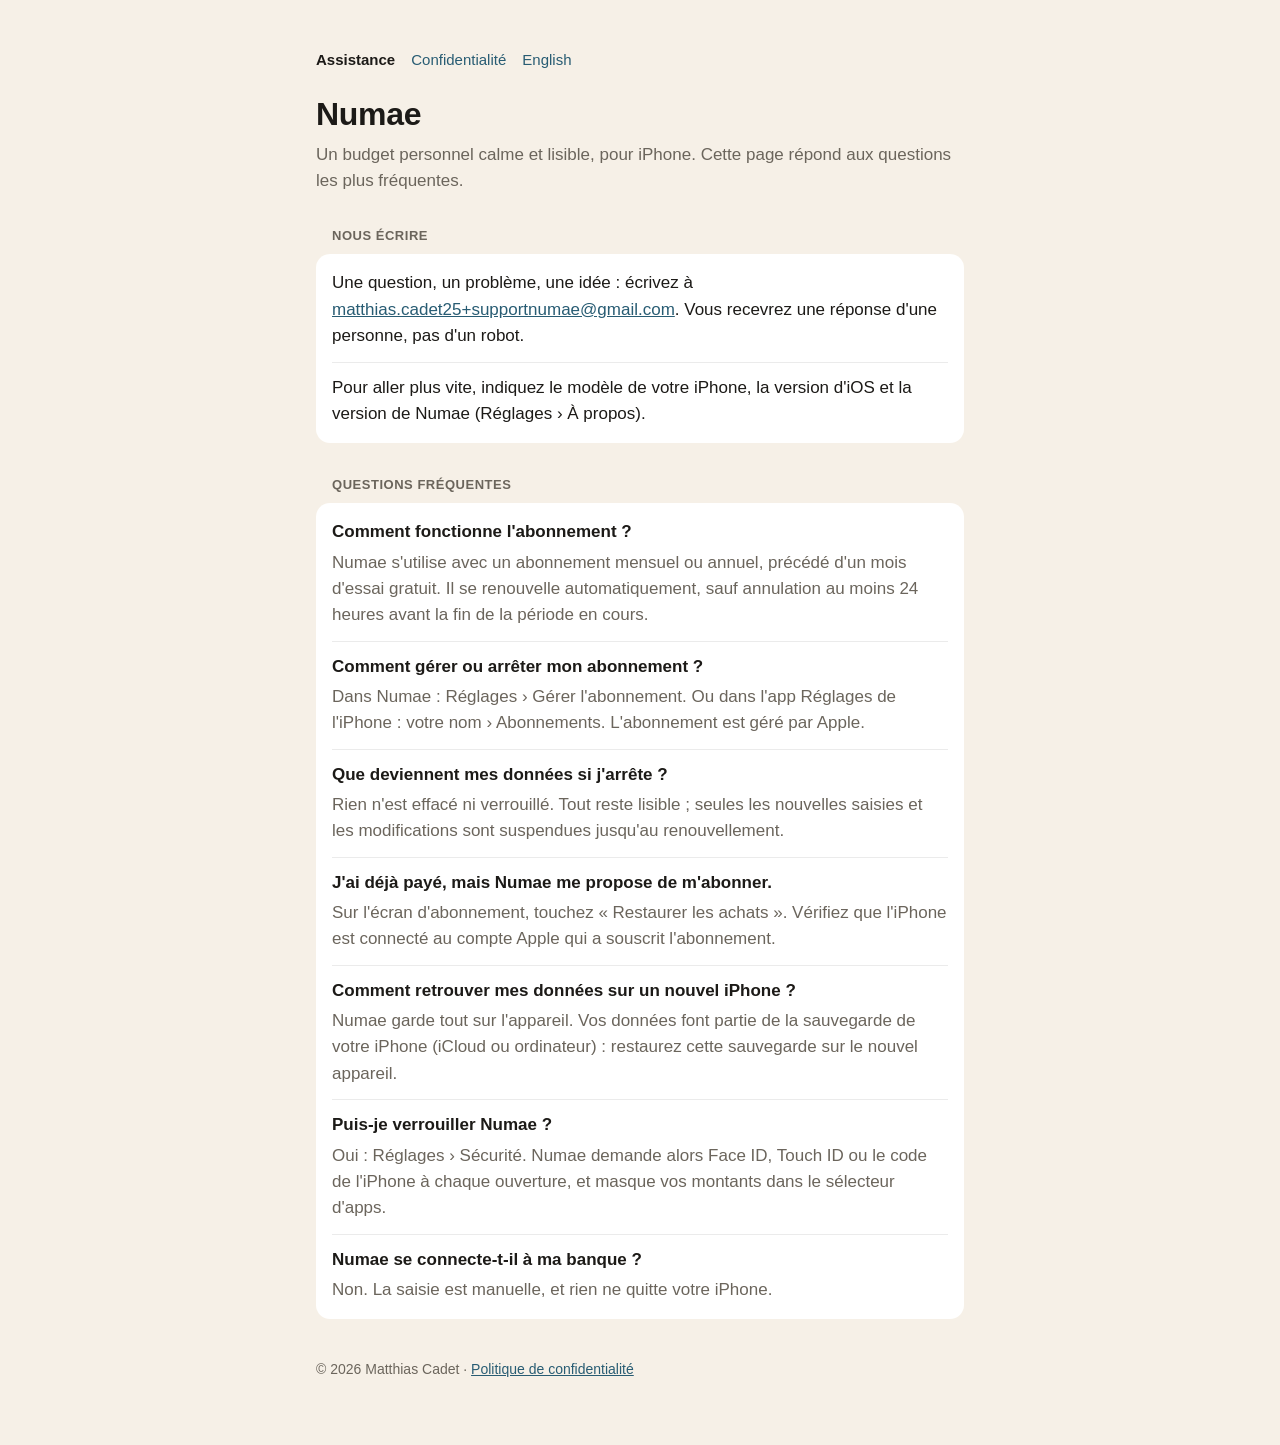
<file: index.html>
<!doctype html>
<html lang="fr">
<head>
<meta charset="utf-8">
<meta name="viewport" content="width=device-width, initial-scale=1">
<title>Numae — Assistance</title>
<link rel="stylesheet" href="style.css">
</head>
<body>
<main>
<nav><a href="index.html" aria-current="page">Assistance</a><a href="confidentialite.html">Confidentialité</a><a href="en/index.html" lang="en">English</a></nav>
<header>
<h1>Numae</h1>
<p class="lede">Un budget personnel calme et lisible, pour iPhone. Cette page répond aux questions les plus fréquentes.</p>
</header>

<h2>Nous écrire</h2>
<section class="card">
<p>Une question, un problème, une idée : écrivez à <a href="mailto:matthias.cadet25+supportnumae@gmail.com?subject=Numae">matthias.cadet25+supportnumae@gmail.com</a>. Vous recevrez une réponse d'une personne, pas d'un robot.</p>
<p>Pour aller plus vite, indiquez le modèle de votre iPhone, la version d'iOS et la version de Numae (Réglages › À propos).</p>
</section>

<h2>Questions fréquentes</h2>
<section class="card">
<dl>
<dt>Comment fonctionne l'abonnement ?</dt>
<dd>Numae s'utilise avec un abonnement mensuel ou annuel, précédé d'un mois d'essai gratuit. Il se renouvelle automatiquement, sauf annulation au moins 24 heures avant la fin de la période en cours.</dd>
<dt>Comment gérer ou arrêter mon abonnement ?</dt>
<dd>Dans Numae : Réglages › Gérer l'abonnement. Ou dans l'app Réglages de l'iPhone : votre nom › Abonnements. L'abonnement est géré par Apple.</dd>
<dt>Que deviennent mes données si j'arrête ?</dt>
<dd>Rien n'est effacé ni verrouillé. Tout reste lisible ; seules les nouvelles saisies et les modifications sont suspendues jusqu'au renouvellement.</dd>
<dt>J'ai déjà payé, mais Numae me propose de m'abonner.</dt>
<dd>Sur l'écran d'abonnement, touchez « Restaurer les achats ». Vérifiez que l'iPhone est connecté au compte Apple qui a souscrit l'abonnement.</dd>
<dt>Comment retrouver mes données sur un nouvel iPhone ?</dt>
<dd>Numae garde tout sur l'appareil. Vos données font partie de la sauvegarde de votre iPhone (iCloud ou ordinateur) : restaurez cette sauvegarde sur le nouvel appareil.</dd>
<dt>Puis-je verrouiller Numae ?</dt>
<dd>Oui : Réglages › Sécurité. Numae demande alors Face ID, Touch ID ou le code de l'iPhone à chaque ouverture, et masque vos montants dans le sélecteur d'apps.</dd>
<dt>Numae se connecte-t-il à ma banque ?</dt>
<dd>Non. La saisie est manuelle, et rien ne quitte votre iPhone.</dd>
</dl>
</section>

<footer>© 2026 Matthias Cadet · <a href="confidentialite.html">Politique de confidentialité</a></footer>
</main>
</body>
</html>
</file>
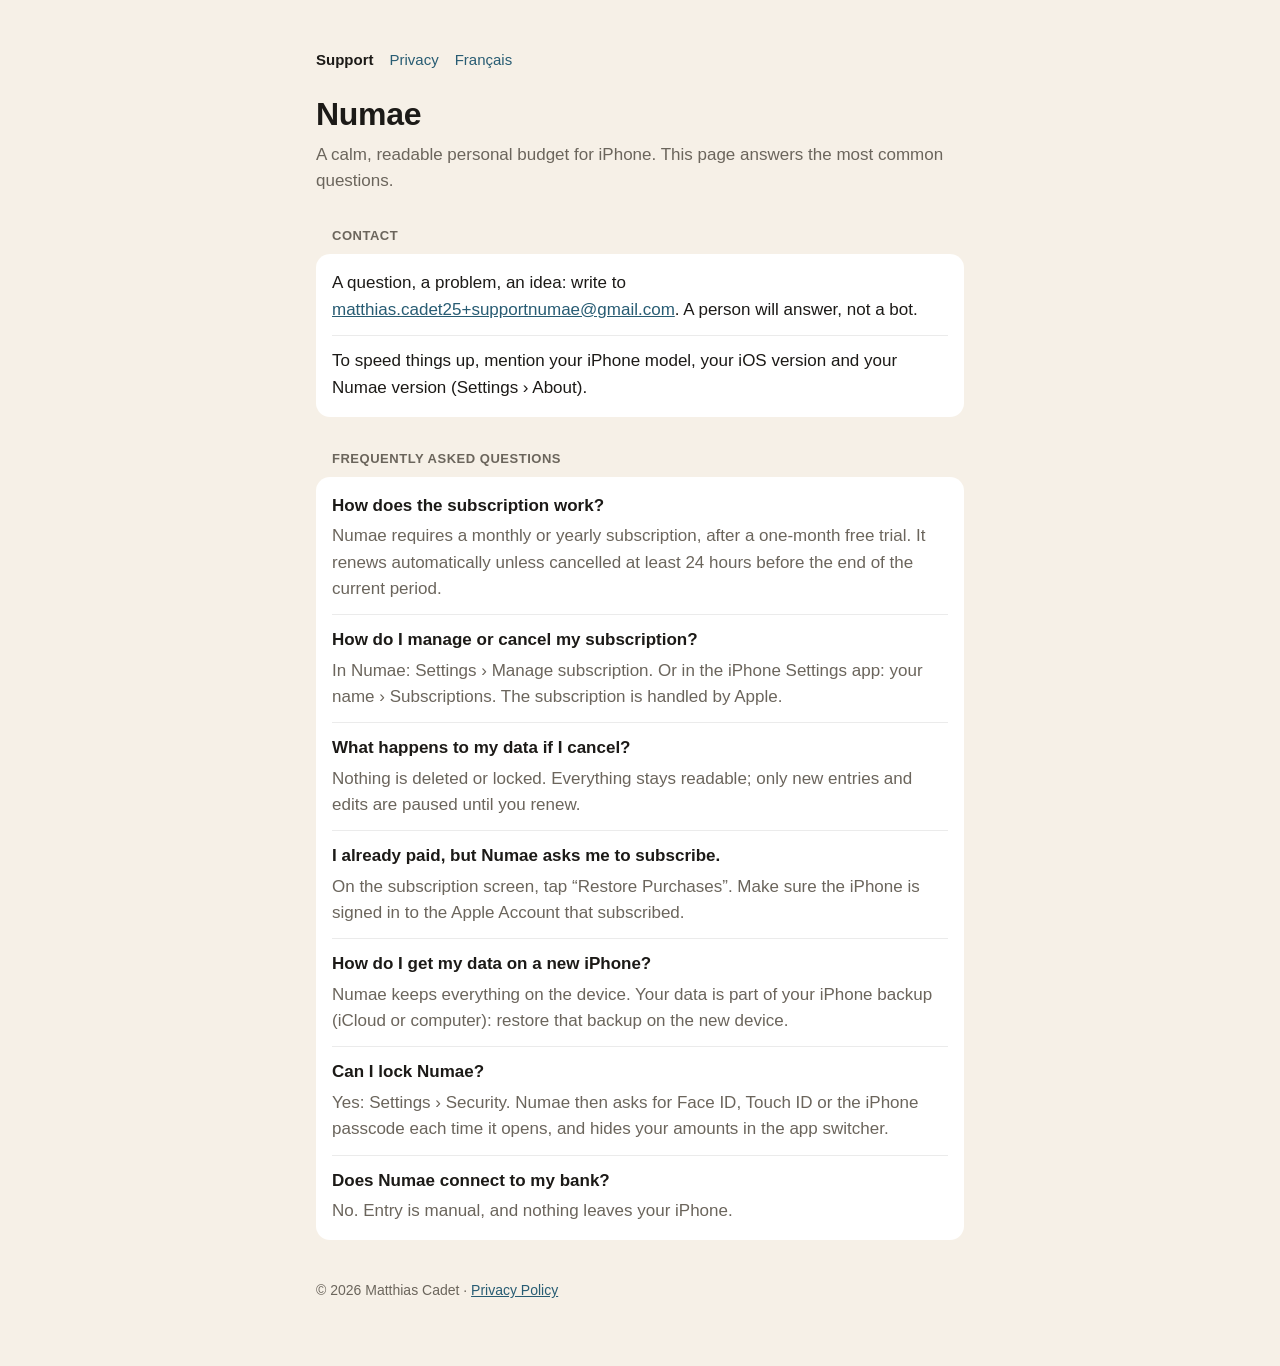
<file: en/index.html>
<!doctype html>
<html lang="en">
<head>
<meta charset="utf-8">
<meta name="viewport" content="width=device-width, initial-scale=1">
<title>Numae — Support</title>
<link rel="stylesheet" href="../style.css">
</head>
<body>
<main>
<nav><a href="index.html" aria-current="page">Support</a><a href="privacy.html">Privacy</a><a href="../index.html" lang="fr">Français</a></nav>
<header>
<h1>Numae</h1>
<p class="lede">A calm, readable personal budget for iPhone. This page answers the most common questions.</p>
</header>

<h2>Contact</h2>
<section class="card">
<p>A question, a problem, an idea: write to <a href="mailto:matthias.cadet25+supportnumae@gmail.com?subject=Numae">matthias.cadet25+supportnumae@gmail.com</a>. A person will answer, not a bot.</p>
<p>To speed things up, mention your iPhone model, your iOS version and your Numae version (Settings › About).</p>
</section>

<h2>Frequently asked questions</h2>
<section class="card">
<dl>
<dt>How does the subscription work?</dt>
<dd>Numae requires a monthly or yearly subscription, after a one-month free trial. It renews automatically unless cancelled at least 24 hours before the end of the current period.</dd>
<dt>How do I manage or cancel my subscription?</dt>
<dd>In Numae: Settings › Manage subscription. Or in the iPhone Settings app: your name › Subscriptions. The subscription is handled by Apple.</dd>
<dt>What happens to my data if I cancel?</dt>
<dd>Nothing is deleted or locked. Everything stays readable; only new entries and edits are paused until you renew.</dd>
<dt>I already paid, but Numae asks me to subscribe.</dt>
<dd>On the subscription screen, tap “Restore Purchases”. Make sure the iPhone is signed in to the Apple Account that subscribed.</dd>
<dt>How do I get my data on a new iPhone?</dt>
<dd>Numae keeps everything on the device. Your data is part of your iPhone backup (iCloud or computer): restore that backup on the new device.</dd>
<dt>Can I lock Numae?</dt>
<dd>Yes: Settings › Security. Numae then asks for Face ID, Touch ID or the iPhone passcode each time it opens, and hides your amounts in the app switcher.</dd>
<dt>Does Numae connect to my bank?</dt>
<dd>No. Entry is manual, and nothing leaves your iPhone.</dd>
</dl>
</section>

<footer>© 2026 Matthias Cadet · <a href="privacy.html">Privacy Policy</a></footer>
</main>
</body>
</html>
</file>
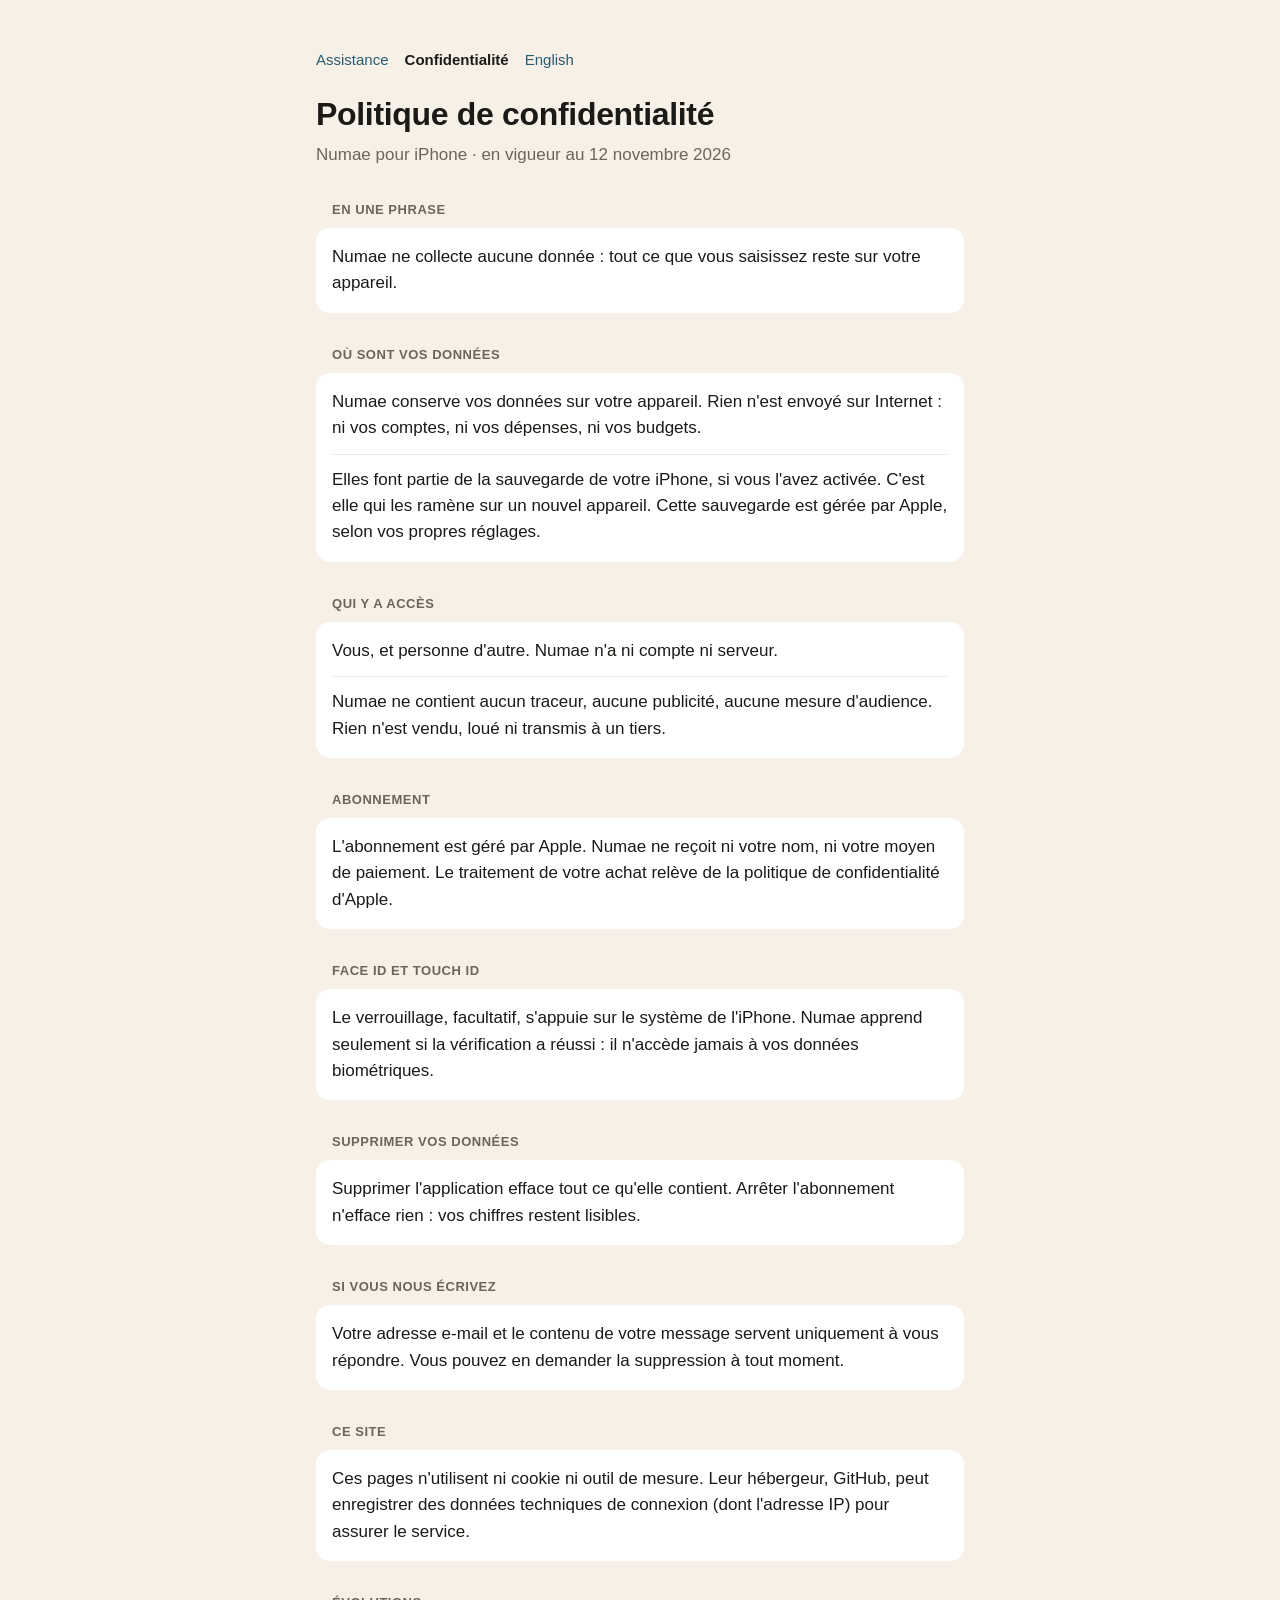
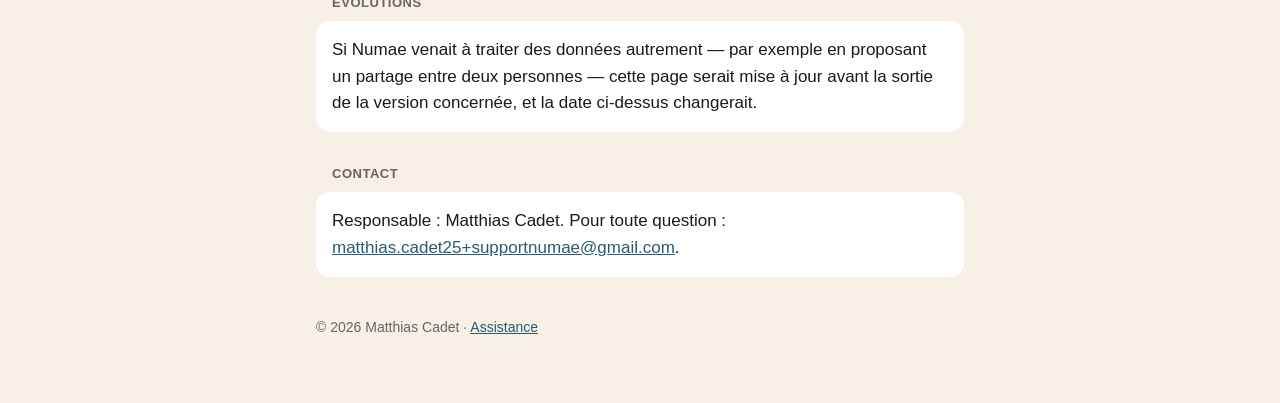
<file: confidentialite.html>
<!doctype html>
<html lang="fr">
<head>
<meta charset="utf-8">
<meta name="viewport" content="width=device-width, initial-scale=1">
<title>Numae — Politique de confidentialité</title>
<link rel="stylesheet" href="style.css">
</head>
<body>
<main>
<nav><a href="index.html">Assistance</a><a href="confidentialite.html" aria-current="page">Confidentialité</a><a href="en/privacy.html" lang="en">English</a></nav>
<header>
<h1>Politique de confidentialité</h1>
<p class="lede">Numae pour iPhone · en vigueur au 12 novembre 2026</p>
</header>

<h2>En une phrase</h2>
<section class="card">
<p>Numae ne collecte aucune donnée : tout ce que vous saisissez reste sur votre appareil.</p>
</section>

<h2>Où sont vos données</h2>
<section class="card">
<p>Numae conserve vos données sur votre appareil. Rien n'est envoyé sur Internet : ni vos comptes, ni vos dépenses, ni vos budgets.</p>
<p>Elles font partie de la sauvegarde de votre iPhone, si vous l'avez activée. C'est elle qui les ramène sur un nouvel appareil. Cette sauvegarde est gérée par Apple, selon vos propres réglages.</p>
</section>

<h2>Qui y a accès</h2>
<section class="card">
<p>Vous, et personne d'autre. Numae n'a ni compte ni serveur.</p>
<p>Numae ne contient aucun traceur, aucune publicité, aucune mesure d'audience. Rien n'est vendu, loué ni transmis à un tiers.</p>
</section>

<h2>Abonnement</h2>
<section class="card">
<p>L'abonnement est géré par Apple. Numae ne reçoit ni votre nom, ni votre moyen de paiement. Le traitement de votre achat relève de la politique de confidentialité d'Apple.</p>
</section>

<h2>Face ID et Touch ID</h2>
<section class="card">
<p>Le verrouillage, facultatif, s'appuie sur le système de l'iPhone. Numae apprend seulement si la vérification a réussi : il n'accède jamais à vos données biométriques.</p>
</section>

<h2>Supprimer vos données</h2>
<section class="card">
<p>Supprimer l'application efface tout ce qu'elle contient. Arrêter l'abonnement n'efface rien : vos chiffres restent lisibles.</p>
</section>

<h2>Si vous nous écrivez</h2>
<section class="card">
<p>Votre adresse e-mail et le contenu de votre message servent uniquement à vous répondre. Vous pouvez en demander la suppression à tout moment.</p>
</section>

<h2>Ce site</h2>
<section class="card">
<p>Ces pages n'utilisent ni cookie ni outil de mesure. Leur hébergeur, GitHub, peut enregistrer des données techniques de connexion (dont l'adresse IP) pour assurer le service.</p>
</section>

<h2>Évolutions</h2>
<section class="card">
<p>Si Numae venait à traiter des données autrement — par exemple en proposant un partage entre deux personnes — cette page serait mise à jour avant la sortie de la version concernée, et la date ci-dessus changerait.</p>
</section>

<h2>Contact</h2>
<section class="card">
<p>Responsable : Matthias Cadet. Pour toute question : <a href="mailto:matthias.cadet25+supportnumae@gmail.com?subject=Numae">matthias.cadet25+supportnumae@gmail.com</a>.</p>
</section>

<footer>© 2026 Matthias Cadet · <a href="index.html">Assistance</a></footer>
</main>
</body>
</html>
</file>
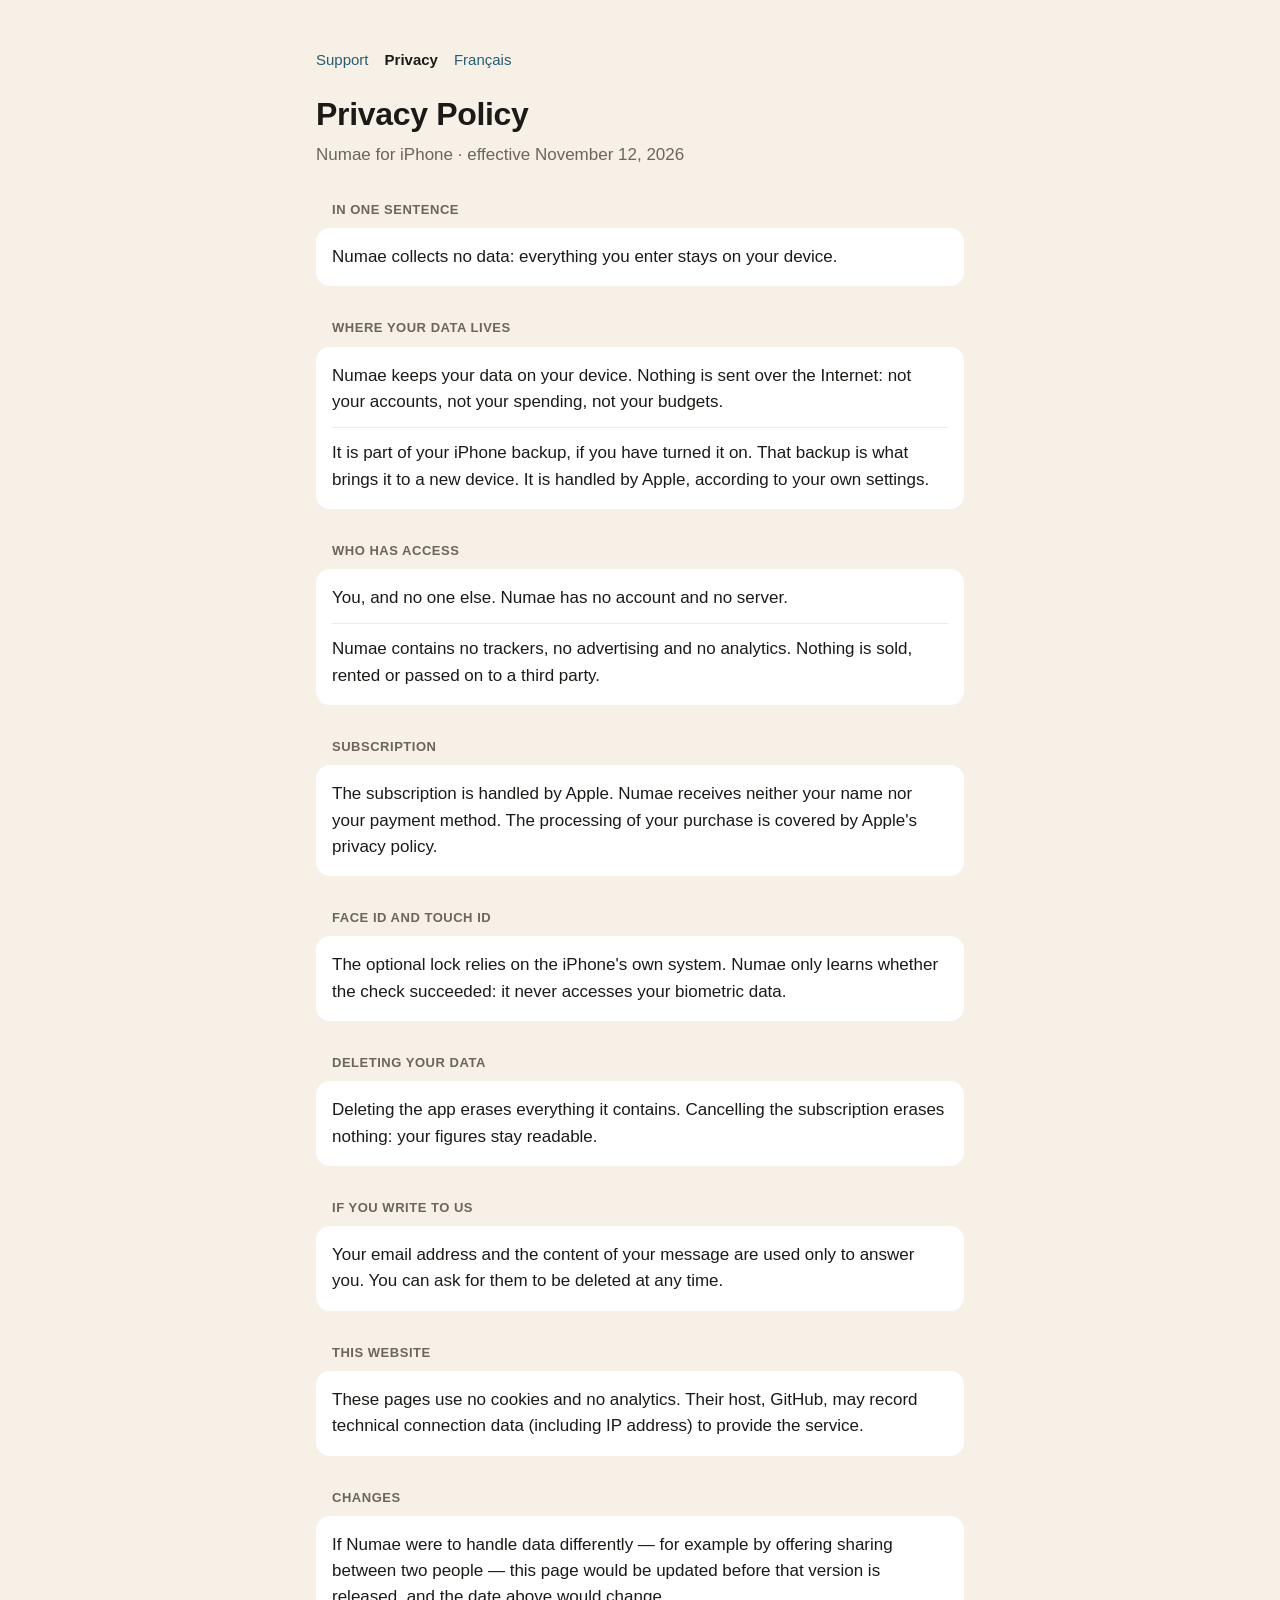
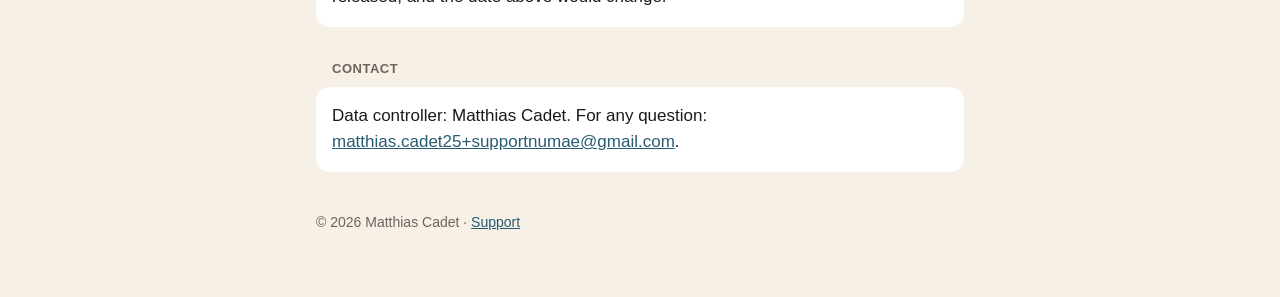
<file: en/privacy.html>
<!doctype html>
<html lang="en">
<head>
<meta charset="utf-8">
<meta name="viewport" content="width=device-width, initial-scale=1">
<title>Numae — Privacy Policy</title>
<link rel="stylesheet" href="../style.css">
</head>
<body>
<main>
<nav><a href="index.html">Support</a><a href="privacy.html" aria-current="page">Privacy</a><a href="../confidentialite.html" lang="fr">Français</a></nav>
<header>
<h1>Privacy Policy</h1>
<p class="lede">Numae for iPhone · effective November 12, 2026</p>
</header>

<h2>In one sentence</h2>
<section class="card">
<p>Numae collects no data: everything you enter stays on your device.</p>
</section>

<h2>Where your data lives</h2>
<section class="card">
<p>Numae keeps your data on your device. Nothing is sent over the Internet: not your accounts, not your spending, not your budgets.</p>
<p>It is part of your iPhone backup, if you have turned it on. That backup is what brings it to a new device. It is handled by Apple, according to your own settings.</p>
</section>

<h2>Who has access</h2>
<section class="card">
<p>You, and no one else. Numae has no account and no server.</p>
<p>Numae contains no trackers, no advertising and no analytics. Nothing is sold, rented or passed on to a third party.</p>
</section>

<h2>Subscription</h2>
<section class="card">
<p>The subscription is handled by Apple. Numae receives neither your name nor your payment method. The processing of your purchase is covered by Apple's privacy policy.</p>
</section>

<h2>Face ID and Touch ID</h2>
<section class="card">
<p>The optional lock relies on the iPhone's own system. Numae only learns whether the check succeeded: it never accesses your biometric data.</p>
</section>

<h2>Deleting your data</h2>
<section class="card">
<p>Deleting the app erases everything it contains. Cancelling the subscription erases nothing: your figures stay readable.</p>
</section>

<h2>If you write to us</h2>
<section class="card">
<p>Your email address and the content of your message are used only to answer you. You can ask for them to be deleted at any time.</p>
</section>

<h2>This website</h2>
<section class="card">
<p>These pages use no cookies and no analytics. Their host, GitHub, may record technical connection data (including IP address) to provide the service.</p>
</section>

<h2>Changes</h2>
<section class="card">
<p>If Numae were to handle data differently — for example by offering sharing between two people — this page would be updated before that version is released, and the date above would change.</p>
</section>

<h2>Contact</h2>
<section class="card">
<p>Data controller: Matthias Cadet. For any question: <a href="mailto:matthias.cadet25+supportnumae@gmail.com?subject=Numae">matthias.cadet25+supportnumae@gmail.com</a>.</p>
</section>

<footer>© 2026 Matthias Cadet · <a href="index.html">Support</a></footer>
</main>
</body>
</html>
</file>
<file: style.css>
:root {
  --canvas: rgb(246, 240, 231);
  --surface: #fff;
  --text: #1c1a17;
  --muted: #6b655c;
  --accent: rgb(40, 92, 115);
  --rule: rgba(0, 0, 0, 0.08);
}
@media (prefers-color-scheme: dark) {
  :root {
    --canvas: rgb(20, 16, 12);
    --surface: rgb(33, 29, 24);
    --text: #f3efe8;
    --muted: #a39c90;
    --accent: rgb(81, 135, 157);
    --rule: rgba(255, 255, 255, 0.1);
  }
}
* { box-sizing: border-box; }
body {
  margin: 0;
  background: var(--canvas);
  color: var(--text);
  font: 17px/1.55 -apple-system, BlinkMacSystemFont, "Segoe UI", Roboto, sans-serif;
  -webkit-text-size-adjust: 100%;
}
main { max-width: 680px; margin: 0 auto; padding: 48px 16px 64px; }
header { margin-bottom: 32px; }
h1 { font-size: 2rem; line-height: 1.2; margin: 0 0 8px; letter-spacing: -0.01em; }
h2 { font-size: 0.8125rem; text-transform: uppercase; letter-spacing: 0.04em; color: var(--muted); font-weight: 600; margin: 32px 0 8px 16px; }
p { margin: 0 0 12px; }
.lede { color: var(--muted); margin: 0; }
section.card { background: var(--surface); border-radius: 14px; padding: 16px; }
section.card > :last-child { margin-bottom: 0; }
section.card p + p { border-top: 1px solid var(--rule); padding-top: 12px; }
a { color: var(--accent); }
nav { font-size: 0.9375rem; margin-bottom: 24px; }
nav a { margin-right: 16px; text-decoration: none; }
nav a[aria-current="page"] { color: var(--text); font-weight: 600; }
footer { margin-top: 40px; color: var(--muted); font-size: 0.875rem; }
dl { margin: 0; }
dt { font-weight: 600; margin-top: 12px; padding-top: 12px; border-top: 1px solid var(--rule); }
dt:first-child { margin-top: 0; padding-top: 0; border-top: 0; }
dd { margin: 4px 0 0; color: var(--muted); }
</file>
